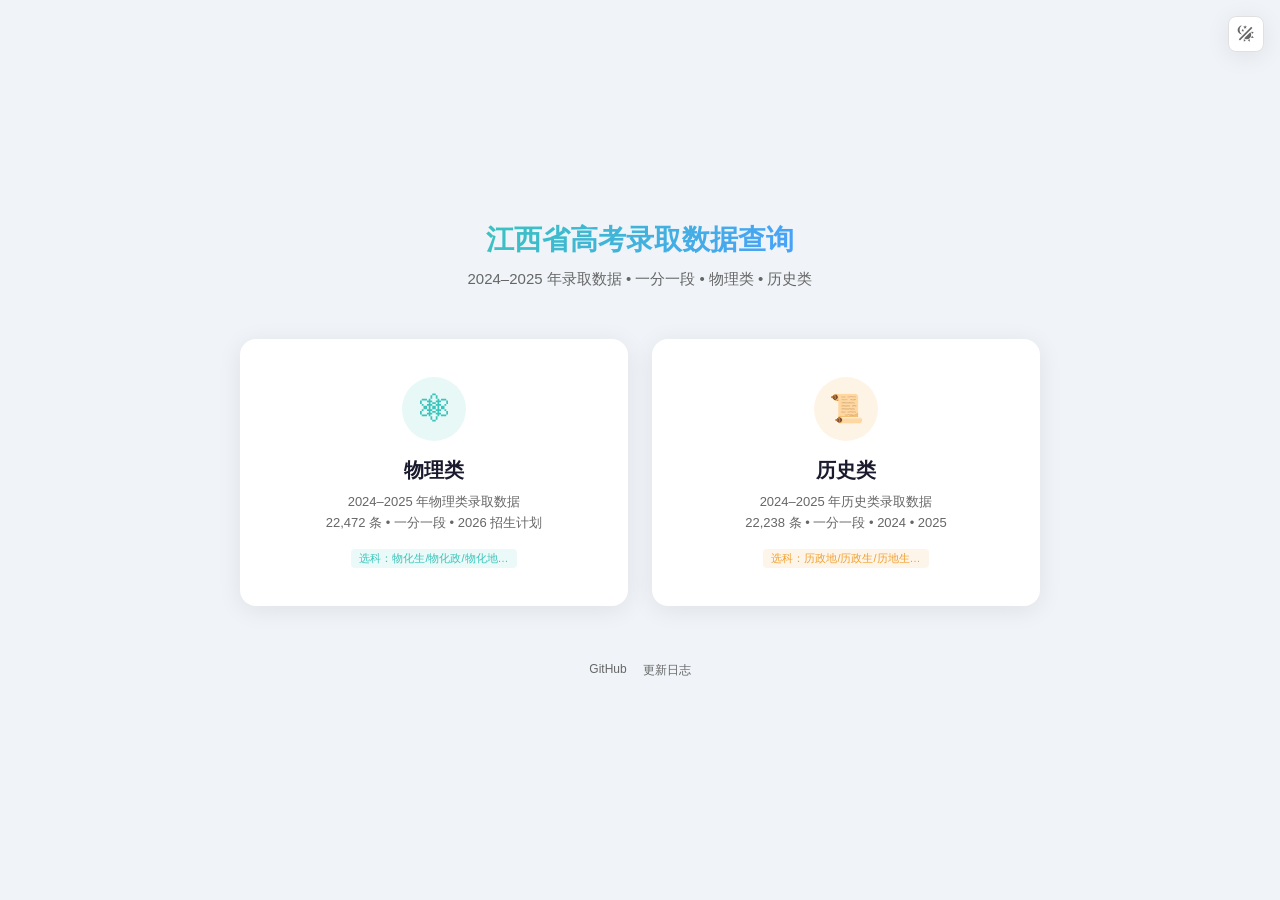
<file: index.html>
<!DOCTYPE html>
<html lang="zh-CN">
<head>
<meta charset="UTF-8">
<meta name="viewport" content="width=device-width, initial-scale=1.0">
<title>江西省高考录取数据查询</title>
<meta name="description" content="江西省2024-2025年高考录取数据查询，物理类 &amp; 历史类">
<meta name="theme-color" content="#39C5BB">
<link rel="manifest" href="/manifest.json">
<link rel="icon" type="image/svg+xml" href="/icon.svg">
<script>(function(){try{var d=localStorage.getItem('dark_mode');if(d===null)d=window.matchMedia('(prefers-color-scheme:dark)').matches;else d=d==='true';if(d)document.documentElement.classList.add('dark-mode')}catch(e){}})();</script>
<style>
*{margin:0;padding:0;box-sizing:border-box}
html,body{height:100%}
:root{--primary:#39C5BB;--primary-dark:#2ea89f;--text:#1a1a2e;--text-secondary:#666;--bg:#f0f4f8;--card-bg:#fff;--card-shadow:0 4px 24px rgba(0,0,0,0.08);--card-hover-shadow:0 8px 40px rgba(0,0,0,0.12);--border:#e0e0e0}
:root.dark-mode{--primary:#66CCFF;--primary-dark:#55bbee;--text:#e0e0e0;--text-secondary:#aaa;--bg:#0f0f1a;--card-bg:#1a1a2e;--card-shadow:0 4px 24px rgba(0,0,0,0.3);--card-hover-shadow:0 8px 40px rgba(0,0,0,0.4);--border:#2a2a3e}
body{background:var(--bg);color:var(--text);font-family:-apple-system,BlinkMacSystemFont,"Segoe UI","PingFang SC","Hiragino Sans GB","Microsoft YaHei",sans-serif;display:flex;flex-direction:column;align-items:center;justify-content:center;min-height:100vh;padding:24px}
.header{text-align:center;margin-bottom:48px}
.header h1{font-size:28px;font-weight:700;margin-bottom:8px;background:linear-gradient(135deg,var(--primary),#4a9eff);-webkit-background-clip:text;-webkit-text-fill-color:transparent;background-clip:text}
.header p{color:var(--text-secondary);font-size:15px;line-height:1.6}
.cards{display:flex;gap:24px;max-width:800px;width:100%}
.card{flex:1;background:var(--card-bg);border-radius:16px;padding:36px 28px;box-shadow:var(--card-shadow);text-decoration:none;color:var(--text);transition:all 0.25s ease;cursor:pointer;display:flex;flex-direction:column;align-items:center;text-align:center;border:2px solid transparent}
.card:hover{box-shadow:var(--card-hover-shadow);transform:translateY(-4px)}
.card.physics:hover,.card.physics:focus{border-color:var(--primary)}
.card.history:hover,.card.history:focus{border-color:#f0a030}
.card-icon{width:64px;height:64px;border-radius:50%;display:flex;align-items:center;justify-content:center;font-size:28px;margin-bottom:16px}
.card-icon.physics{background:rgba(57,197,187,0.12);color:var(--primary)}
.card-icon.history{background:rgba(240,160,48,0.12);color:#f0a030}
.card h2{font-size:20px;font-weight:600;margin-bottom:8px}
.card p{font-size:13px;color:var(--text-secondary);line-height:1.6;margin-bottom:4px}
.card .tag{display:inline-block;font-size:11px;padding:2px 8px;border-radius:4px;margin-top:12px}
.card .tag.physics{background:rgba(57,197,187,0.1);color:var(--primary)}
.card .tag.history{background:rgba(240,160,48,0.1);color:#f0a030}
.footer{text-align:center;margin-top:48px;font-size:12px;color:var(--text-secondary)}
.footer a{color:var(--primary);text-decoration:none}
.footer-links{display:flex;gap:16px;justify-content:center;margin-top:8px}
.footer-links a{color:var(--text-secondary);text-decoration:none;font-size:12px}
.footer-links a:hover{color:var(--primary)}
.dark-toggle{position:fixed;top:16px;right:16px;width:36px;height:36px;border-radius:8px;background:var(--card-bg);border:1px solid var(--border);cursor:pointer;display:flex;align-items:center;justify-content:center;color:var(--text-secondary);font-size:16px;box-shadow:var(--card-shadow);z-index:100;transition:all 0.2s}
.dark-toggle:hover{color:var(--primary)}
@media(max-width:640px){.header h1{font-size:22px}.header{margin-bottom:32px}.cards{flex-direction:column;gap:16px}.card{padding:28px 20px}}
</style>
</head>
<body>

<div class="dark-toggle" id="darkToggle" onclick="toggleDark()" title="切换深色模式">
  <svg viewBox="0 0 24 24" width="1.2em" height="1.2em"><path fill="currentColor" d="M7.5 2c-1.79 1.15-3 3.18-3 5.5s1.21 4.35 3.03 5.5C4.46 13 2 10.54 2 7.5A5.5 5.5 0 0 1 7.5 2m11.57 1.5l1.43 1.43L4.93 20.5L3.5 19.07zm-6.18 2.43L11.41 5L9.97 6l.42-1.7L9 3.24l1.75-.12l.58-1.65L12 3.1l1.73.03l-1.35 1.13zm-3.3 3.61l-1.16-.73l-1.12.78l.34-1.32l-1.09-.83l1.36-.09l.45-1.29l.51 1.27l1.36.03l-1.05.87zM19 13.5a5.5 5.5 0 0 1-5.5 5.5c-1.22 0-2.35-.4-3.26-1.07l7.69-7.69c.67.91 1.07 2.04 1.07 3.26m-4.4 6.58l2.77-1.15l-.24 3.35zm4.33-2.7l1.15-2.77l2.2 2.54zm1.15-4.96l-1.14-2.78l3.34.24zM9.63 18.93l2.77 1.15l-2.53 2.19z"></path></svg>
</div>

<div class="header">
  <h1>江西省高考录取数据查询</h1>
  <p>2024&ndash;2025 年录取数据 &bull; 一分一段 &bull; 物理类 &bull; 历史类</p>
</div>

<div class="cards">
  <a class="card physics" href="physics/">
    <div class="card-icon physics">⚛</div>
    <h2>物理类</h2>
    <p>2024&ndash;2025 年物理类录取数据<br>22,472 条 &bull; 一分一段 &bull; 2026 招生计划</p>
    <span class="tag physics">选科：物化生/物化政/物化地&hellip;</span>
  </a>
  <a class="card history" href="history/">
    <div class="card-icon history">📜</div>
    <h2>历史类</h2>
    <p>2024&ndash;2025 年历史类录取数据<br>22,238 条 &bull; 一分一段 &bull; 2024 &bull; 2025</p>
    <span class="tag history">选科：历政地/历政生/历地生&hellip;</span>
  </a>
</div>

<div class="footer">
  <div class="footer-links">
    <a href="https://github.com/Shirakawa-Kotone/miniprogram-web" target="_blank" rel="noopener">GitHub</a>
    <a href="changelog/">更新日志</a>
  </div>
</div>

<script>
function toggleDark() {
  var html = document.documentElement;
  var isDark = html.classList.toggle('dark-mode');
  try { localStorage.setItem('dark_mode', isDark); } catch(e) {}
}
</script>

</body>
</html>
</file>
